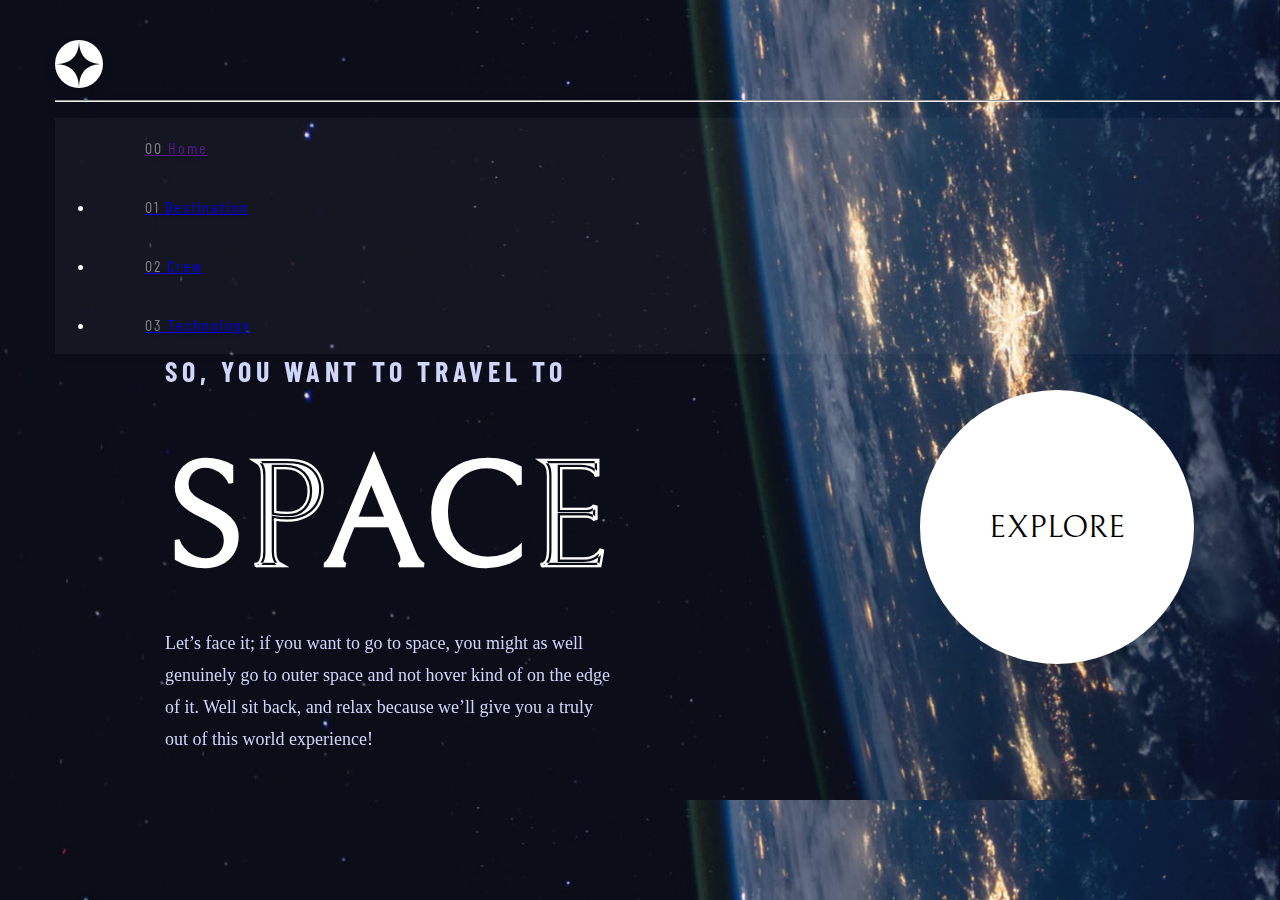
<file: index.html>
<!DOCTYPE html>
<html lang="en">
<head>
  <meta charset="UTF-8">
  <meta name="viewport" content="width=device-width, initial-scale=1.0">

  <link rel="icon" type="image/png" sizes="32x32" href="./assets/favicon-32x32.png">
  
  <link rel="preconnect" href="https://fonts.googleapis.com">
<link rel="preconnect" href="https://fonts.gstatic.com" crossorigin>
<link href="https://fonts.googleapis.com/css2?family=Bellefair&display=swap" rel="stylesheet">

<link rel="preconnect" href="https://fonts.googleapis.com">
<link rel="preconnect" href="https://fonts.gstatic.com" crossorigin>
<link href="https://fonts.googleapis.com/css2?family=Barlow+Condensed&family=Bellefair&display=swap" rel="stylesheet">

<!-- CSS only -->
<link href="https://cdn.jsdelivr.net/npm/bootstrap@5.2.2/dist/css/bootstrap.min.css" rel="stylesheet" integrity="sha384-Zenh87qX5JnK2Jl0vWa8Ck2rdkQ2Bzep5IDxbcnCeuOxjzrPF/et3URy9Bv1WTRi" crossorigin="anonymous">
<link rel="stylesheet" href="styles.css">


  <title> Space tourism website</title>
</head>
<body class="homepage_body">


  <nav class="navbar navbar-expand-md  navbar-dark fixed-top">
    <div class="container-fluid spacenavbar">
      
      <div>
        <img src="assets/shared/logo.svg" alt="logo">
      </div>
      
         <div>
          <hr/>
         </div>
        
     

      <div class=" justify-content-end " id="navbarNav">
        
       
         <ul class="navbar-nav">
          
            <li class="nav-item active">
                <a  class="nav-link" href=""> <span class="number">00</span> Home</a>
            </li>
            <li class="nav-item">
                <a  class="nav-link" href="destination-moon.html"> <span class="number">01</span> Destination</a>
            </li>
            <li class="nav-item ">
                <a  class="nav-link" href="crew-commander.html"> <span class="number">02</span> Crew</a>
            </li>
            <li class="nav-item ">
                <a  class="nav-link" href="technology-vehicle.html"> <span class="number">03</span> Technology</a>
            </li>
         </ul>
      </div>
    </div>


</nav>

  <section class="homepage">

  <h5 class="color">So, you want to travel to </h5> 
  <h1>Space </h1> 

  <div class="text">
   Let’s face it; if you want to go to space, you might as well genuinely go to 
  outer space and not hover kind of on the edge of it. Well sit back, and relax 
  because we’ll give you a truly out of this world experience!
  </div>
  

  </section>


  
    
    
   
    <div id="bloc">
      <div id="rond" class="homepage_circle"> <a href="destination-moon.html" class="explore">Explore </a> </div>
      <div id="arriereplan" class="noactive"></div>
    </div>
    

    
<!-- JavaScript-->
<script src="space-tourism.js"></script>
</body>
</html>
</file>
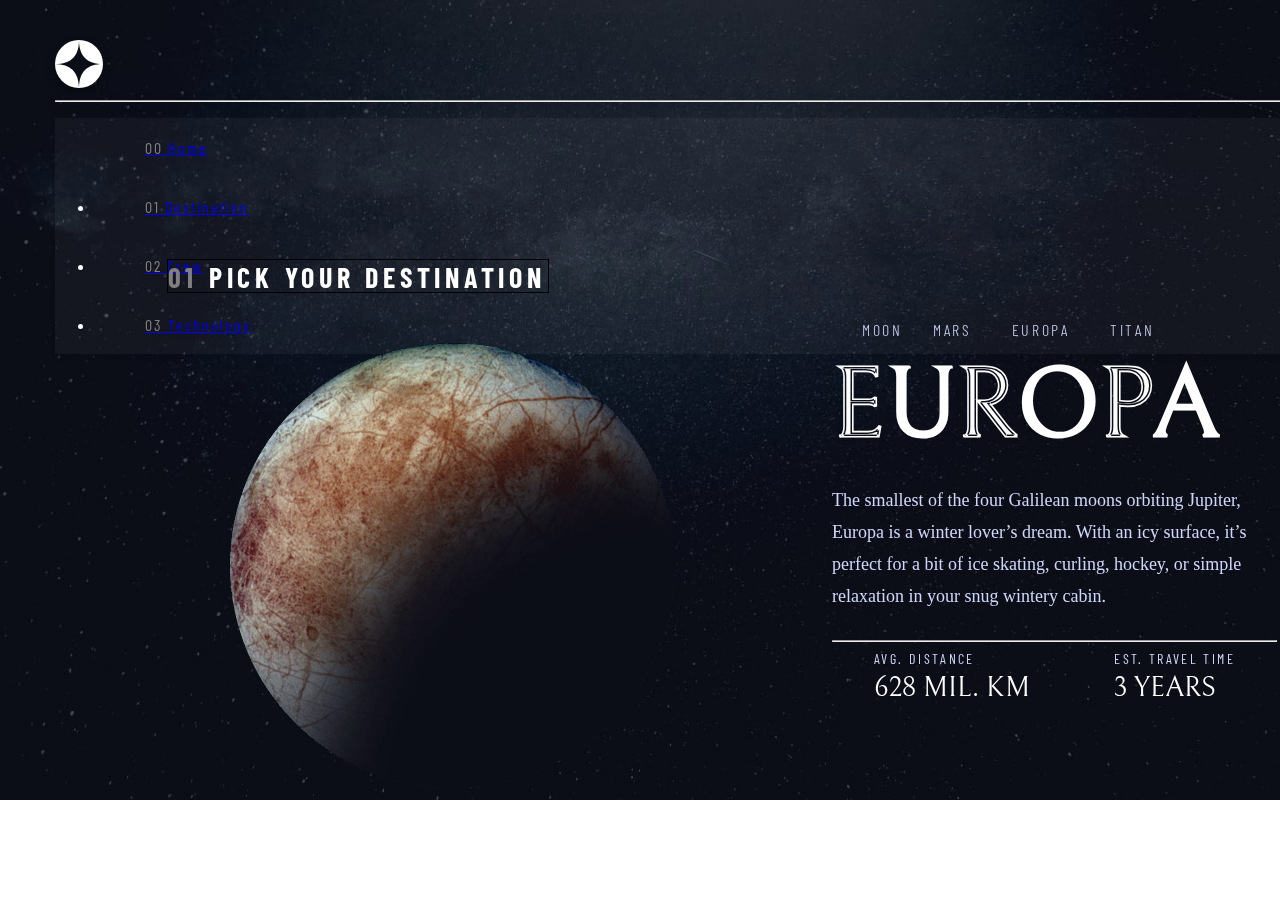
<file: destination-europa.html>
<!DOCTYPE html>
<html lang="en">
<head>
  <meta charset="UTF-8">
  <meta name="viewport" content="width=device-width, initial-scale=1.0">

  <link rel="icon" type="image/png" sizes="32x32" href="./assets/favicon-32x32.png">

  <link rel="preconnect" href="https://fonts.googleapis.com">
  <link rel="preconnect" href="https://fonts.gstatic.com" crossorigin>
  <link href="https://fonts.googleapis.com/css2?family=Bellefair&display=swap" rel="stylesheet">
  
  <link rel="preconnect" href="https://fonts.googleapis.com">
  <link rel="preconnect" href="https://fonts.gstatic.com" crossorigin>
  <link href="https://fonts.googleapis.com/css2?family=Barlow+Condensed&family=Bellefair&display=swap" rel="stylesheet">
  
  <!-- CSS only -->
  <link href="https://cdn.jsdelivr.net/npm/bootstrap@5.2.2/dist/css/bootstrap.min.css" rel="stylesheet" integrity="sha384-Zenh87qX5JnK2Jl0vWa8Ck2rdkQ2Bzep5IDxbcnCeuOxjzrPF/et3URy9Bv1WTRi" crossorigin="anonymous">
  <link rel="stylesheet" href="styles.css">
  
  
  <title>Frontend Mentor | Space tourism website</title>
</head>
<body class="homepage_destination">

  <nav class="navbar navbar-expand-md  navbar-dark fixed-top">
    <div class="container-fluid spacenavbar">
      
      <div>
        <img src="assets/shared/logo.svg" alt="logo">
      </div>
      
         <div>
          <hr/>
         </div>
        
     

      <div class=" justify-content-end " id="navbarNav">
        
       
         <ul class="navbar-nav">
          
            <li class="nav-item active">
                <a  class="nav-link" href="index.html"> <span class="number">00</span> Home</a>
            </li>
            <li class="nav-item">
                <a  class="nav-link" href="destination-moon.html"> <span class="number">01</span> Destination</a>
            </li>
            <li class="nav-item ">
                <a  class="nav-link" href="crew-commander.html"> <span class="number">02</span> Crew</a>
            </li>
            <li class="nav-item ">
                <a  class="nav-link" href="technology-vehicle.html"> <span class="number">03</span> Technology</a>
            </li>
         </ul>
      </div>
    </div>


</nav>

 
<H5 class="h5_destinationmoon"> <span class="number"> 01</span>  Pick your destination </H5> 

<div>
  <img src="assets/destination/image-europa.png" alt=" planet europa" class="img-moon">
</div>




<section class="moon_features">

  <div class="container-planet">
    <p class="planet"> <a href="destination-moon.html" class="planet"></a> Moon </p> 
    <p class="planet"> <a href="destination-mars.html" class="planet">Mars </a>   </p> 
    <p class="planet"> <a href="destination-europa.html"class="planet">Europa </a>  </p> 
    <p class="planet"> <a href="destination-titan.html" class="planet">Titan</a>  </p> 
 </div>

  
  <div>
    <h2>Europa </h2> 

    <div class="text">
      The smallest of the four Galilean moons orbiting Jupiter, Europa is a 
  winter lover’s dream. With an icy surface, it’s perfect for a bit of 
  ice skating, curling, hockey, or simple relaxation in your snug 
  wintery cabin.
    </div>

  </div> 

  <hr>

<div class="container-distance">
    <div>
        <p class="title-distance"> Avg. distance</p>
        <p class="number-distance"> 628 mil. km </p>
   </div>

  <div>
        <p class="title-distance">Est. travel time </p>  
        <p class="number-distance"> 3 years </p> 
  </div>
</div>


</section>

</body>
</html>
</file>
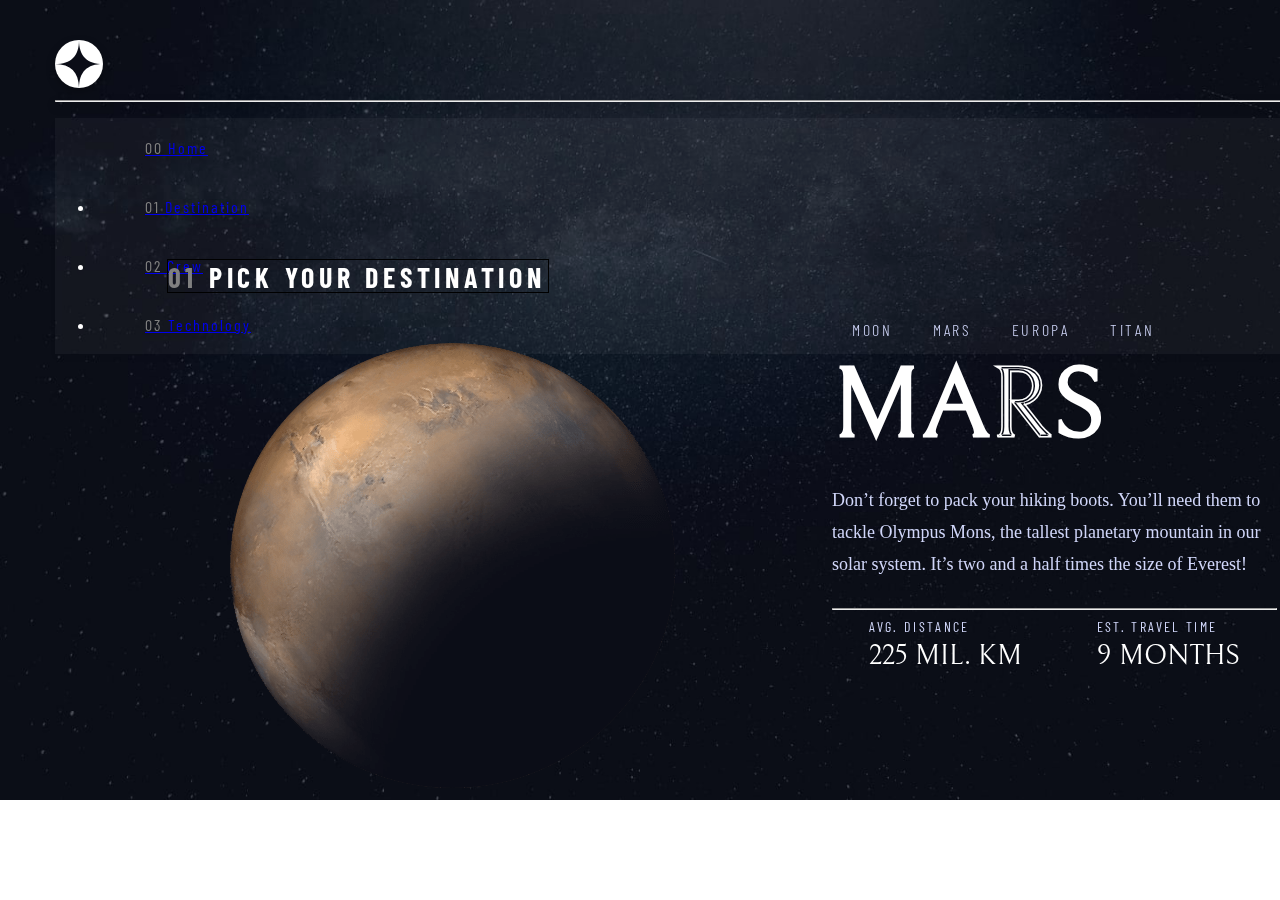
<file: destination-mars.html>
<!DOCTYPE html>
<html lang="en">
<head>
  <meta charset="UTF-8">
  <meta name="viewport" content="width=device-width, initial-scale=1.0">

  <link rel="icon" type="image/png" sizes="32x32" href="./assets/favicon-32x32.png">

  <link rel="preconnect" href="https://fonts.googleapis.com">
  <link rel="preconnect" href="https://fonts.gstatic.com" crossorigin>
  <link href="https://fonts.googleapis.com/css2?family=Bellefair&display=swap" rel="stylesheet">
  
  <link rel="preconnect" href="https://fonts.googleapis.com">
  <link rel="preconnect" href="https://fonts.gstatic.com" crossorigin>
  <link href="https://fonts.googleapis.com/css2?family=Barlow+Condensed&family=Bellefair&display=swap" rel="stylesheet">
  
  <!-- CSS only -->
  <link href="https://cdn.jsdelivr.net/npm/bootstrap@5.2.2/dist/css/bootstrap.min.css" rel="stylesheet" integrity="sha384-Zenh87qX5JnK2Jl0vWa8Ck2rdkQ2Bzep5IDxbcnCeuOxjzrPF/et3URy9Bv1WTRi" crossorigin="anonymous">
  <link rel="stylesheet" href="styles.css">
  
  
  <title> Space tourism website</title>
</head>
<body class="homepage_destination">

  <nav class="navbar navbar-expand-md  navbar-dark fixed-top">
    <div class="container-fluid spacenavbar">
      
      <div>
        <img src="assets/shared/logo.svg" alt="logo">
      </div>
      
         <div>
          <hr/>
         </div>
        
     

      <div class=" justify-content-end " id="navbarNav">
        
       
         <ul class="navbar-nav">
          
            <li class="nav-item active">
                <a  class="nav-link" href="index.html"> <span class="number">00</span> Home</a>
            </li>
            <li class="nav-item">
                <a  class="nav-link" href="destination-moon.html"> <span class="number">01</span> Destination</a>
            </li>
            <li class="nav-item ">
                <a  class="nav-link" href="crew-commander.html"> <span class="number">02</span> Crew</a>
            </li>
            <li class="nav-item ">
                <a  class="nav-link" href="technology-vehicle.html"> <span class="number">03</span> Technology</a>
            </li>
         </ul>
      </div>
    </div>


</nav>

 
<H5 class="h5_destinationmoon"> <span class="number"> 01</span>  Pick your destination </H5> 

<div>
  <img src="assets/destination/image-mars.png" alt=" planet mars" class="img-moon">
</div>




<section class="moon_features">

  <div class="container-planet">
    <p class="planet"> <a href="destination-moon.html" class="planet">Moon</a>  </p> 
    <p class="planet"> <a href="destination-mars.html" class="planet">Mars </a>   </p> 
    <p class="planet"> <a href="destination-europa.html" class="planet">Europa </a>  </p> 
    <p class="planet"> <a href="destination-titan.html" class="planet">Titan</a>  </p> 
 </div>

  
  <div>
    <h2>Mars </h2> 

    <div class="text">
      Don’t forget to pack your hiking boots. You’ll need them to tackle Olympus Mons, 
      the tallest planetary mountain in our solar system. It’s two and a half times 
      the size of Everest!
    </div>

  </div> 

  <hr>

<div class="container-distance">
    <div>
        <p class="title-distance"> Avg. distance</p>
        <p class="number-distance"> 225 mil. km </p>
   </div>

  <div>
        <p class="title-distance">Est. travel time </p>  
        <p class="number-distance"> 9 months </p> 
  </div>
</div>


</section>

</body>
</html>
</file>
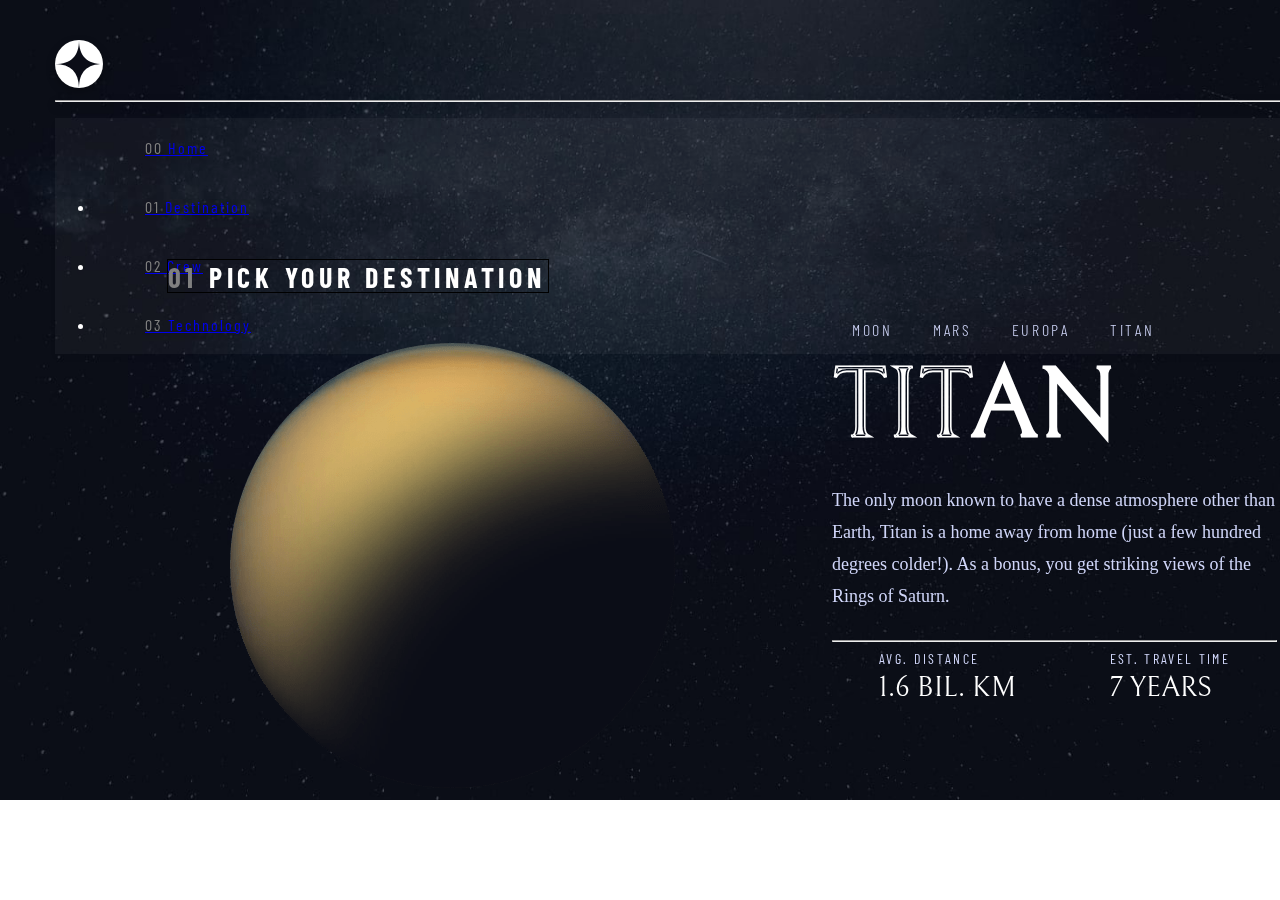
<file: destination-titan.html>
<!DOCTYPE html>
<html lang="en">
<head>
  <meta charset="UTF-8">
  <meta name="viewport" content="width=device-width, initial-scale=1.0">

  <link rel="icon" type="image/png" sizes="32x32" href="./assets/favicon-32x32.png">

  <link rel="preconnect" href="https://fonts.googleapis.com">
  <link rel="preconnect" href="https://fonts.gstatic.com" crossorigin>
  <link href="https://fonts.googleapis.com/css2?family=Bellefair&display=swap" rel="stylesheet">
  
  <link rel="preconnect" href="https://fonts.googleapis.com">
  <link rel="preconnect" href="https://fonts.gstatic.com" crossorigin>
  <link href="https://fonts.googleapis.com/css2?family=Barlow+Condensed&family=Bellefair&display=swap" rel="stylesheet">
  
  <!-- CSS only -->
  <link href="https://cdn.jsdelivr.net/npm/bootstrap@5.2.2/dist/css/bootstrap.min.css" rel="stylesheet" integrity="sha384-Zenh87qX5JnK2Jl0vWa8Ck2rdkQ2Bzep5IDxbcnCeuOxjzrPF/et3URy9Bv1WTRi" crossorigin="anonymous">
  <link rel="stylesheet" href="styles.css">
  
  
  <title> Space tourism website</title>
</head>
<body class="homepage_destination">

  <nav class="navbar navbar-expand-md  navbar-dark fixed-top">
    <div class="container-fluid spacenavbar">
      
      <div>
        <img src="assets/shared/logo.svg" alt="logo">
      </div>
      
         <div>
          <hr/>
         </div>
        
     

      <div class=" justify-content-end " id="navbarNav">
        
       
         <ul class="navbar-nav">
          
            <li class="nav-item active">
                <a  class="nav-link" href="index.html"> <span class="number">00</span> Home</a>
            </li>
            <li class="nav-item">
                <a  class="nav-link" href="destination-moon.html"> <span class="number">01</span> Destination</a>
            </li>
            <li class="nav-item ">
                <a  class="nav-link" href="crew-commander.html"> <span class="number">02</span> Crew</a>
            </li>
            <li class="nav-item ">
                <a  class="nav-link" href="technology-vehicle.html"> <span class="number">03</span> Technology</a>
            </li>
         </ul>
      </div>
    </div>


</nav>

 
<H5 class="h5_destinationmoon"> <span class="number"> 01</span>  Pick your destination </H5> 

<div>
  <img src="assets/destination/image-titan.png" alt=" planet titan" class="img-moon">
</div>




<section class="moon_features">

  <div class="container-planet">
    <p class="planet"> <a href="destination-moon.html" class="planet">Moon</a>  </p> 
    <p class="planet"> <a href="destination-mars.html" class="planet">Mars </a>   </p> 
    <p class="planet"> <a href="destination-europa.html" class="planet">Europa </a>  </p> 
    <p class="planet"> <a href="destination-titan.html" class="planet">Titan</a>  </p> 
 </div>

  
  <div>
    <h2> Titan</h2> 

    <div class="text"> 
      The only moon known to have a dense atmosphere other than Earth, Titan 
      is a home away from home (just a few hundred degrees colder!). As a 
      bonus, you get striking views of the Rings of Saturn.
      
    </div>

  </div> 

  <hr>

<div class="container-distance">
    <div>
        <p class="title-distance"> Avg. distance</p>
        <p class="number-distance"> 1.6 bil. km </p>
   </div>

  <div>
        <p class="title-distance">Est. travel time </p>  
        <p class="number-distance">  7 years </p> 
  </div>
</div>


</section>

</body>
</html>
</file>
<file: styles.css>
/* Box sizing rules */
*,
*::before,
*::after {
  box-sizing: border-box;
}

/* Remove default margin */
body,
h1,
h2,
h3,
h4,
p,
figure,
blockquote,
dl,
dd {
  margin: 0;
}

h1, h2, h3, h4 {
    font-family: 'Bellefair', serif;
}

h1{
    font-size: 150px;
    text-transform: uppercase;
}

h2{
    font-size: 100px;
    text-transform: uppercase;
}

h3{
    font-size: 56px;
}

h4{
    font-size: 32px;
}

h5{
    font-family: 'Barlow Condensed', sans-serif;
    font-size: 28px;
    letter-spacing: 4.75px;
    text-transform: uppercase;
    
    
}

.number{
    color: grey;
}

.text{
    color: #D0D6F9;
    padding: 20px 0px;
    font-style: normal;
font-weight: 400;
font-size: 18px;
line-height: 32px;
    }

.color{
    color: #D0D6F9;
}

/* =========== NAVBAR ==========*/



.nav-item{
    color: #fff;
    font-family: 'Barlow Condensed', sans-serif;
    font-size: 16px;
    letter-spacing: 2px; 
    padding: 20px 50px;
    
}


.nav-item:hover{
    border-bottom: 3px solid #fff;
}

.navbar-nav{
    
background: rgba(255, 255, 255, 0.04);
backdrop-filter: blur(40.7742px);

}




.spacenavbar{
 position: absolute;
width: 1385px;
height: 96px;
left: 55px;
top: 40px;

filter: drop-shadow(0px 4px 4px rgba(0, 0, 0, 0.25));
}







/* ===========  HOME PAGE ==========*/

.homepage_body{
    background-image: url(assets/home/background-home-desktop.jpg);
    background-size: cover;
    color: #fff;
}

.homepage{
    position: absolute;
    width: 450px;
    height: 382px;
    left: 165px;
    top: 307px;
}



.homepage_circle{
    position: absolute;
    width: 274px;
    height: 274px;
    left: 920px;
    top: 390px;
    background-color: #fff;
    border-radius: 50%;
    padding: 10px;
    color: black;
    font-family: 'Bellefair', serif; 
    font-size: 32px;
    text-transform: uppercase;
    border: none;
   cursor: pointer;
    
} 


#bloc {
    display: flex;
    position: relative;
}
  
  #rond {
    position: absolute;
    border-radius: 50%;
    background-color: white;
    z-index: 1;
    display: flex;
    align-items: center;
    justify-content: center;
  }
  
  #arriereplan {
    position: absolute;
   
    opacity: 0.3;
    border-radius: 50%;
    background-color: white;
    z-index: -1;
   width: 400px;
    height: 400px;
    left: 855px;
    top: 325px;
  }
  
  .active {
    display: block;
  }
  
  .noactive {
    display: none;
  }



/* ================ DESTINATION  MOON PAGE ================ */

.homepage_destination{
    background-image: url(assets/destination/background-destination-desktop.jpg);
    color: #fff;
    background-repeat: no-repeat;
    background-size: cover;
}

.h5_destinationmoon{
    position: absolute;
width: 382px;
height: 34px;
left: 166.5px;
top: 212px;
border: 1px solid #000000;

}

.explore{
    color: #000000;
    text-decoration: none;
}

.explore:hover{
    color: gray;
}

.planet{
    text-decoration: none;
    color: #D0D6F9;
}

.planet:hover{
    color: #fff;
    text-decoration: underline 2px #D0D6F9;
    padding-bottom: 2px;
}

.img-moon{
    position: absolute;
width: 445px;
height: 445px;
left: 230px;
top: 343px;
}

.moon_features{
    position: absolute;
width: 445px;
height: 472px;
left: 832px;
top: 310px;

}


.container-planet{
    font-family: 'Barlow Condensed';
    font-style: normal;
    font-weight: 400;
    font-size: 16px;
    line-height: 19px;
    letter-spacing: 2.7px;
    display: flex;
    
}

.planet{
    padding: 10px;
    text-transform: uppercase;
    font-weight: 300;
}

.container-distance{
    display: flex;
    justify-content: space-around;
}

.title-distance{
    font-family:  'Barlow Condensed', sans-serif;
    font-size: 14px;
    letter-spacing: 2.35px;
    text-transform: uppercase;
    color: #D0D6F9;
    padding-bottom: 5px;
    
}

.number-distance{
    font-family: 'Bellefair'; 
    font-size: 28px;
    text-transform: uppercase;
    font-style: normal;
    font-weight: 400;
    line-height: 32px;
    
    
} 

/* ================  CREW PAGE ================ */

.crew-background{
    background: url(assets/crew/background-crew-desktop.jpg);
    color: #fff;
    background-repeat: no-repeat;
    background-size: cover;
}

.crew{
    position: absolute;

left: 165.5px;
top: 400px;

font-family: 'Bellefair';
font-style: normal;
font-weight: 400;
font-size: 32px;
line-height: 37px;
/* identical to box height */

text-transform: uppercase;

color: #FFFFFF;

mix-blend-mode: normal;
opacity: 0.5;
}

.firstname{
    position: absolute;
left: 165.5px;
top: 452px;
font-family: 'Bellefair';
font-style: normal;
font-weight: 400;
font-size: 56px;
line-height: 64px;
text-transform: uppercase;

color: #FFFFFF;
}

.text-crew{
    position: absolute;
width: 444px;
height: 128px;
left: 165px;
top: 543px;
color: #D0D6F9;
font-family: 'Barlow Condensed';
font-style: normal;
font-weight: 400;
font-size: 18px;
line-height: 32px;
}

.img-crew{
    position: absolute;
width: 546.07px;
height: 570px;
left: 730px;
top: 210px;
}

.list-crew{
    display: flex;
    
    position: absolute;
width: 132px;
height: 15px;
left: 167px;
top: 700px;
}



.dots{
 
    
    left: 167px;
    top: 700px;

    height: 10px;
    width: 10px;
    border-radius: 50%;
    background-color: #fff;
    margin: 10px;
}


/* ================ TECHONOLOGY PAGE ================ */

.background-technology{
    background: url(assets/technology/background-technology-desktop.jpg);
    color: #fff;
    background-repeat: no-repeat;
    background-size: cover;
}

.img-tech{
    position: absolute;
width: 515px;
height: 527px;
left: 925px;
top: 272px;
}

.title-tech{
    font-family: 'Bellefair';
    font-style: normal;
    font-weight: 400;
    font-size: 56px;
    line-height: 64px;
    text-transform: uppercase;
}

.container-tech{
    position: absolute;
width: 470px;
height: 303px;
left: 325px;
top: 383px;
}

.vehicle{
    position: absolute;
width: 80px;
height: 80px;
left: 165px;
top: 383px;
}

.spaceport{
    position: absolute;
    width: 80px;
    height: 80px;
    left: 165px;
    top: 495px;

}

.capsule{
    position: absolute;
    width: 80px;
    height: 80px;
    left: 165px;
    top: 607px;  

}

.vehicle, .capsule, .spaceport{
    border: #fff 1px solid;
    border-radius: 50%;
    text-decoration: none;
    color: #fff;
    display: flex;
    align-items: center;
    justify-content: center;
    font-family: 'Bellefair';
font-style: normal;
font-weight: 400;
font-size: 32px;
line-height: 37px;
letter-spacing: 2px;
}

.vehicle-round, .spaceport-round, .capsule-round{
    background-color: #fff;
    color:#000000;
}

.vehicle:hover, 
.capsule:hover, 
.spaceport:hover{
    border: #000000 1px solid;
    border-radius: 50%;
    background-color: #fff;
    color: #000000;
    cursor: pointer;
}
</file>
